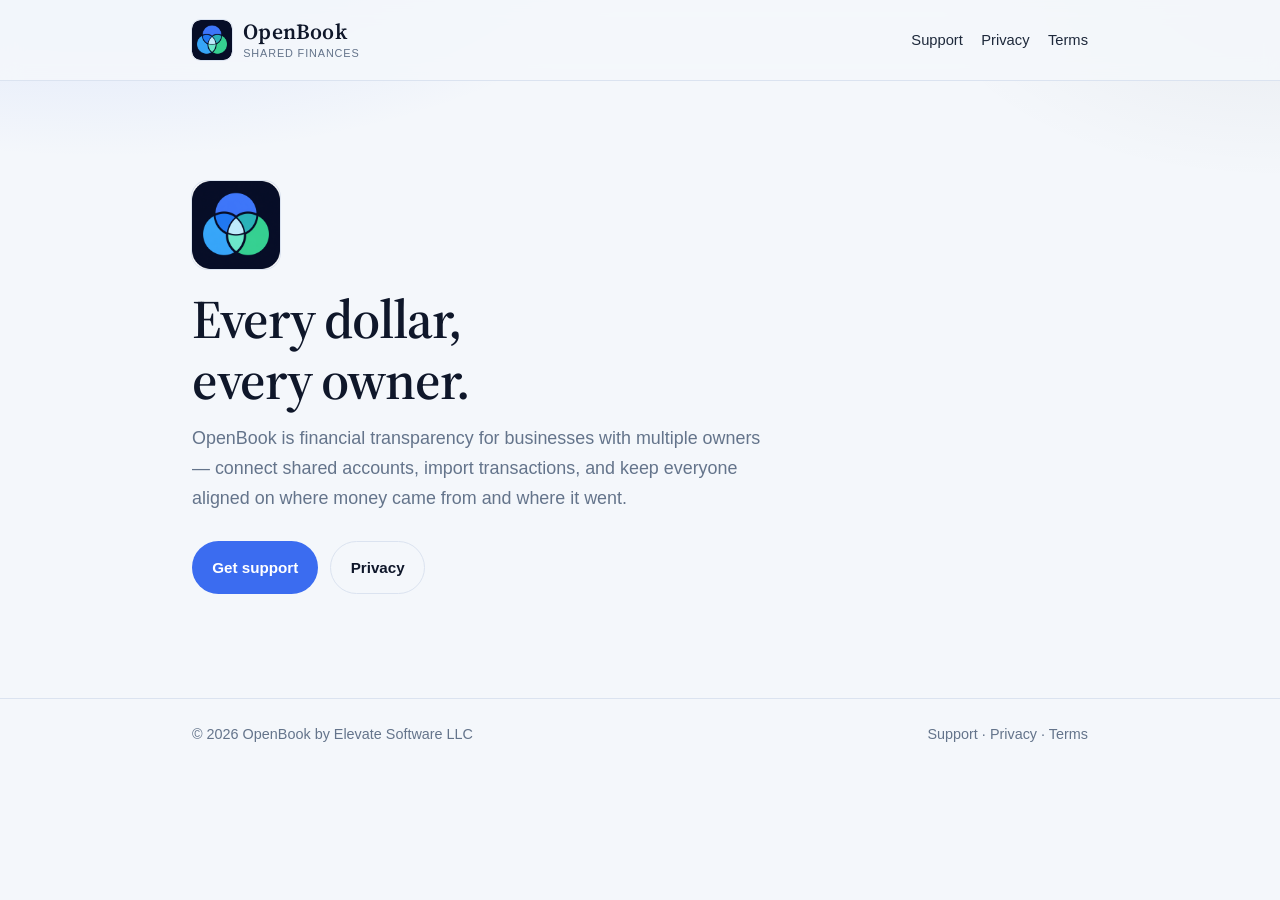
<file: index.html>
<!DOCTYPE html>
<html lang="en">
  <head>
    <meta charset="utf-8" />
    <meta name="viewport" content="width=device-width, initial-scale=1" />
    <title>OpenBook — Financial transparency for co-owners</title>
    <meta
      name="description"
      content="OpenBook helps multi-owner businesses see where every dollar came from and where it went."
    />
    <link rel="preconnect" href="https://fonts.googleapis.com" />
    <link rel="preconnect" href="https://fonts.gstatic.com" crossorigin />
    <link
      href="https://fonts.googleapis.com/css2?family=Source+Serif+4:opsz,wght@8..60,600&display=swap"
      rel="stylesheet"
    />
    <link rel="icon" href="/assets/favicon.png" type="image/png" />
    <link rel="apple-touch-icon" href="/assets/apple-touch-icon.png" />
    <link rel="stylesheet" href="/assets/styles.css" />
  </head>
  <body>
    <header class="site-header">
      <div class="wrap">
        <a class="brand" href="/">
          <img
            class="brand-mark"
            src="/assets/logo.png"
            alt=""
            width="40"
            height="40"
          />
          <span class="brand-text">
            <span class="brand-name">OpenBook</span>
            <span class="brand-subtitle">Shared finances</span>
          </span>
        </a>
        <nav class="nav" aria-label="Primary">
          <a href="/support/">Support</a>
          <a href="/privacy/">Privacy</a>
          <a href="/terms/">Terms</a>
        </nav>
      </div>
    </header>

    <main>
      <div class="wrap">
        <section class="hero">
          <img
            class="hero-logo"
            src="/assets/logo.png"
            alt="OpenBook"
            width="88"
            height="88"
          />
          <h1>Every dollar,<br />every owner.</h1>
          <p>
            OpenBook is financial transparency for businesses with multiple
            owners — connect shared accounts, import transactions, and keep
            everyone aligned on where money came from and where it went.
          </p>
          <div class="cta-row">
            <a class="button button-primary" href="/support/">Get support</a>
            <a class="button button-secondary" href="/privacy/">Privacy</a>
          </div>
        </section>
      </div>
    </main>

    <footer class="site-footer">
      <div class="wrap">
        <span>© <span id="year"></span> OpenBook by Elevate Software LLC</span>
        <nav aria-label="Footer">
          <a href="/support/">Support</a>
          ·
          <a href="/privacy/">Privacy</a>
          ·
          <a href="/terms/">Terms</a>
        </nav>
      </div>
    </footer>
    <script>
      document.getElementById("year").textContent = new Date().getFullYear();
    </script>
  </body>
</html>
</file>
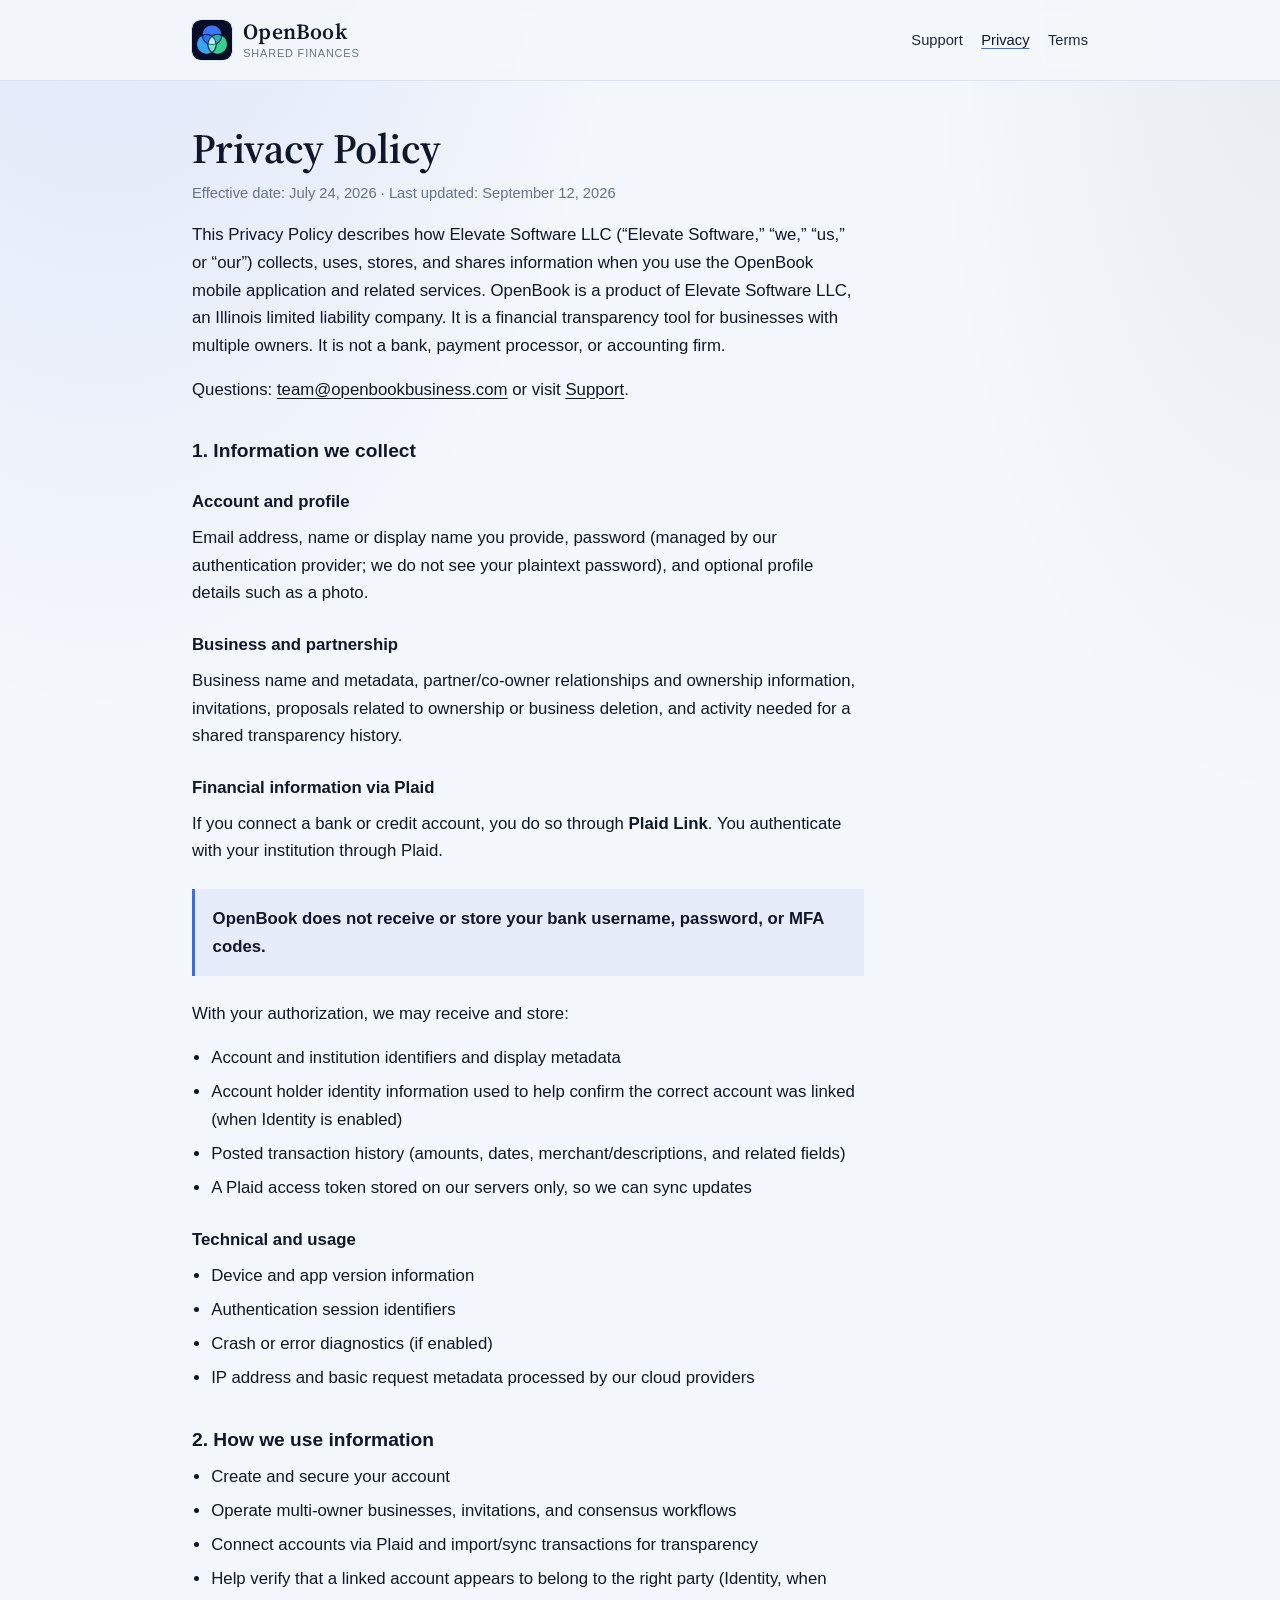
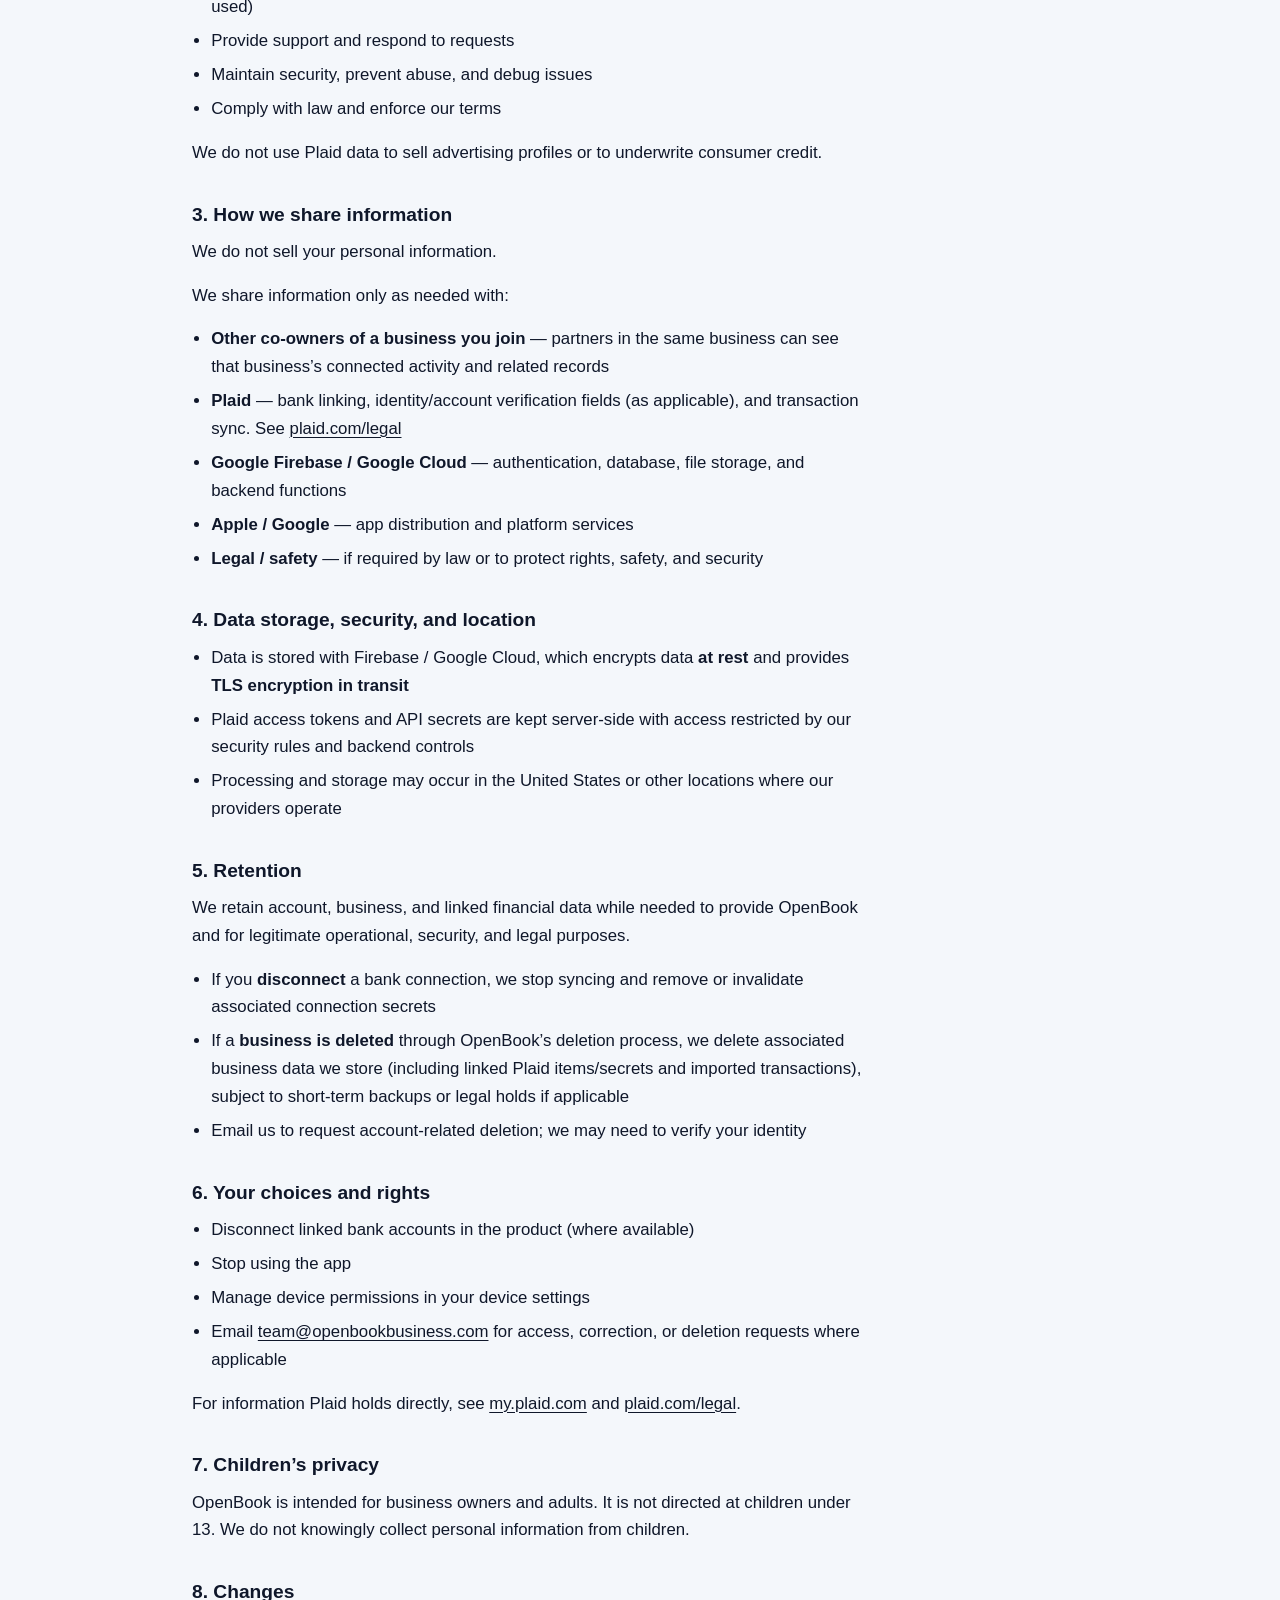
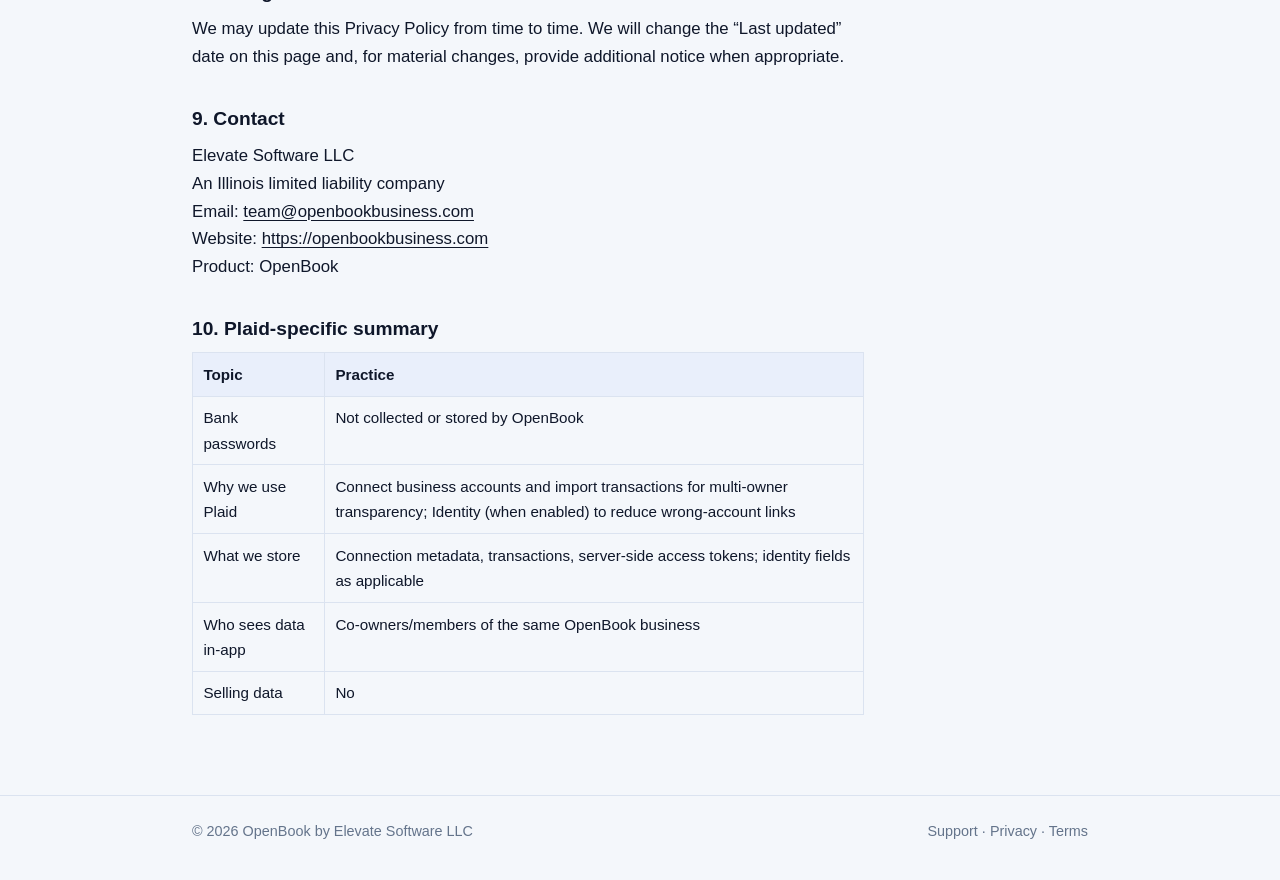
<file: privacy/index.html>
<!DOCTYPE html>
<html lang="en">
  <head>
    <meta charset="utf-8" />
    <meta name="viewport" content="width=device-width, initial-scale=1" />
    <title>Privacy Policy — OpenBook</title>
    <meta
      name="description"
      content="Privacy Policy for the OpenBook multi-owner financial transparency app."
    />
    <link rel="preconnect" href="https://fonts.googleapis.com" />
    <link rel="preconnect" href="https://fonts.gstatic.com" crossorigin />
    <link
      href="https://fonts.googleapis.com/css2?family=Source+Serif+4:opsz,wght@8..60,600&display=swap"
      rel="stylesheet"
    />
    <link rel="icon" href="/assets/favicon.png" type="image/png" />
    <link rel="apple-touch-icon" href="/assets/apple-touch-icon.png" />
    <link rel="stylesheet" href="/assets/styles.css" />
  </head>
  <body>
    <header class="site-header">
      <div class="wrap">
        <a class="brand" href="/">
          <img
            class="brand-mark"
            src="/assets/logo.png"
            alt=""
            width="40"
            height="40"
          />
          <span class="brand-text">
            <span class="brand-name">OpenBook</span>
            <span class="brand-subtitle">Shared finances</span>
          </span>
        </a>
        <nav class="nav" aria-label="Primary">
          <a href="/support/">Support</a>
          <a href="/privacy/" aria-current="page">Privacy</a>
          <a href="/terms/">Terms</a>
        </nav>
      </div>
    </header>

    <main>
      <div class="wrap">
        <article class="prose">
          <h1>Privacy Policy</h1>
          <p class="meta">
            Effective date: July 24, 2026 · Last updated: September 12, 2026
          </p>

          <p>
            This Privacy Policy describes how Elevate Software LLC (“Elevate
            Software,” “we,” “us,” or “our”) collects, uses, stores, and shares
            information when you use the OpenBook mobile application and related
            services. OpenBook is a product of Elevate Software LLC, an Illinois
            limited liability company. It is a financial transparency tool for
            businesses with multiple owners. It is not a bank, payment
            processor, or accounting firm.
          </p>
          <p>
            Questions:
            <a href="mailto:team@openbookbusiness.com"
              >team@openbookbusiness.com</a
            >
            or visit
            <a href="/support/">Support</a>.
          </p>

          <h2>1. Information we collect</h2>

          <h3>Account and profile</h3>
          <p>
            Email address, name or display name you provide, password (managed
            by our authentication provider; we do not see your plaintext
            password), and optional profile details such as a photo.
          </p>

          <h3>Business and partnership</h3>
          <p>
            Business name and metadata, partner/co-owner relationships and
            ownership information, invitations, proposals related to ownership
            or business deletion, and activity needed for a shared transparency
            history.
          </p>

          <h3>Financial information via Plaid</h3>
          <p>
            If you connect a bank or credit account, you do so through
            <strong>Plaid Link</strong>. You authenticate with your institution
            through Plaid.
          </p>
          <div class="note">
            <strong>OpenBook does not receive or store your bank username,
            password, or MFA codes.</strong>
          </div>
          <p>With your authorization, we may receive and store:</p>
          <ul>
            <li>Account and institution identifiers and display metadata</li>
            <li>
              Account holder identity information used to help confirm the
              correct account was linked (when Identity is enabled)
            </li>
            <li>
              Posted transaction history (amounts, dates, merchant/descriptions,
              and related fields)
            </li>
            <li>
              A Plaid access token stored on our servers only, so we can sync
              updates
            </li>
          </ul>

          <h3>Technical and usage</h3>
          <ul>
            <li>Device and app version information</li>
            <li>Authentication session identifiers</li>
            <li>Crash or error diagnostics (if enabled)</li>
            <li>
              IP address and basic request metadata processed by our cloud
              providers
            </li>
          </ul>

          <h2>2. How we use information</h2>
          <ul>
            <li>Create and secure your account</li>
            <li>
              Operate multi-owner businesses, invitations, and consensus
              workflows
            </li>
            <li>
              Connect accounts via Plaid and import/sync transactions for
              transparency
            </li>
            <li>
              Help verify that a linked account appears to belong to the right
              party (Identity, when used)
            </li>
            <li>Provide support and respond to requests</li>
            <li>Maintain security, prevent abuse, and debug issues</li>
            <li>Comply with law and enforce our terms</li>
          </ul>
          <p>
            We do not use Plaid data to sell advertising profiles or to
            underwrite consumer credit.
          </p>

          <h2>3. How we share information</h2>
          <p>We do not sell your personal information.</p>
          <p>We share information only as needed with:</p>
          <ul>
            <li>
              <strong>Other co-owners of a business you join</strong> — partners
              in the same business can see that business’s connected activity
              and related records
            </li>
            <li>
              <strong>Plaid</strong> — bank linking, identity/account
              verification fields (as applicable), and transaction sync. See
              <a href="https://plaid.com/legal" rel="noopener noreferrer"
                >plaid.com/legal</a
              >
            </li>
            <li>
              <strong>Google Firebase / Google Cloud</strong> — authentication,
              database, file storage, and backend functions
            </li>
            <li>
              <strong>Apple / Google</strong> — app distribution and platform
              services
            </li>
            <li>
              <strong>Legal / safety</strong> — if required by law or to protect
              rights, safety, and security
            </li>
          </ul>

          <h2>4. Data storage, security, and location</h2>
          <ul>
            <li>
              Data is stored with Firebase / Google Cloud, which encrypts data
              <strong>at rest</strong> and provides
              <strong>TLS encryption in transit</strong>
            </li>
            <li>
              Plaid access tokens and API secrets are kept server-side with
              access restricted by our security rules and backend controls
            </li>
            <li>
              Processing and storage may occur in the United States or other
              locations where our providers operate
            </li>
          </ul>

          <h2>5. Retention</h2>
          <p>
            We retain account, business, and linked financial data while needed
            to provide OpenBook and for legitimate operational, security, and
            legal purposes.
          </p>
          <ul>
            <li>
              If you <strong>disconnect</strong> a bank connection, we stop
              syncing and remove or invalidate associated connection secrets
            </li>
            <li>
              If a <strong>business is deleted</strong> through OpenBook’s
              deletion process, we delete associated business data we store
              (including linked Plaid items/secrets and imported transactions),
              subject to short-term backups or legal holds if applicable
            </li>
            <li>
              Email us to request account-related deletion; we may need to
              verify your identity
            </li>
          </ul>

          <h2>6. Your choices and rights</h2>
          <ul>
            <li>Disconnect linked bank accounts in the product (where available)</li>
            <li>Stop using the app</li>
            <li>Manage device permissions in your device settings</li>
            <li>
              Email
              <a href="mailto:team@openbookbusiness.com"
                >team@openbookbusiness.com</a
              >
              for access, correction, or deletion requests where applicable
            </li>
          </ul>
          <p>
            For information Plaid holds directly, see
            <a href="https://my.plaid.com" rel="noopener noreferrer"
              >my.plaid.com</a
            >
            and
            <a href="https://plaid.com/legal" rel="noopener noreferrer"
              >plaid.com/legal</a
            >.
          </p>

          <h2>7. Children’s privacy</h2>
          <p>
            OpenBook is intended for business owners and adults. It is not
            directed at children under 13. We do not knowingly collect personal
            information from children.
          </p>

          <h2>8. Changes</h2>
          <p>
            We may update this Privacy Policy from time to time. We will change
            the “Last updated” date on this page and, for material changes,
            provide additional notice when appropriate.
          </p>

          <h2>9. Contact</h2>
          <p>
            Elevate Software LLC<br />
            An Illinois limited liability company<br />
            Email:
            <a href="mailto:team@openbookbusiness.com"
              >team@openbookbusiness.com</a
            ><br />
            Website:
            <a href="https://openbookbusiness.com">https://openbookbusiness.com</a
            ><br />
            Product: OpenBook
          </p>

          <h2>10. Plaid-specific summary</h2>
          <table>
            <thead>
              <tr>
                <th>Topic</th>
                <th>Practice</th>
              </tr>
            </thead>
            <tbody>
              <tr>
                <td>Bank passwords</td>
                <td>Not collected or stored by OpenBook</td>
              </tr>
              <tr>
                <td>Why we use Plaid</td>
                <td>
                  Connect business accounts and import transactions for
                  multi-owner transparency; Identity (when enabled) to reduce
                  wrong-account links
                </td>
              </tr>
              <tr>
                <td>What we store</td>
                <td>
                  Connection metadata, transactions, server-side access tokens;
                  identity fields as applicable
                </td>
              </tr>
              <tr>
                <td>Who sees data in-app</td>
                <td>Co-owners/members of the same OpenBook business</td>
              </tr>
              <tr>
                <td>Selling data</td>
                <td>No</td>
              </tr>
            </tbody>
          </table>
        </article>
      </div>
    </main>

    <footer class="site-footer">
      <div class="wrap">
        <span>© <span id="year"></span> OpenBook by Elevate Software LLC</span>
        <nav aria-label="Footer">
          <a href="/support/">Support</a>
          ·
          <a href="/privacy/">Privacy</a>
          ·
          <a href="/terms/">Terms</a>
        </nav>
      </div>
    </footer>
    <script>
      document.getElementById("year").textContent = new Date().getFullYear();
    </script>
  </body>
</html>
</file>
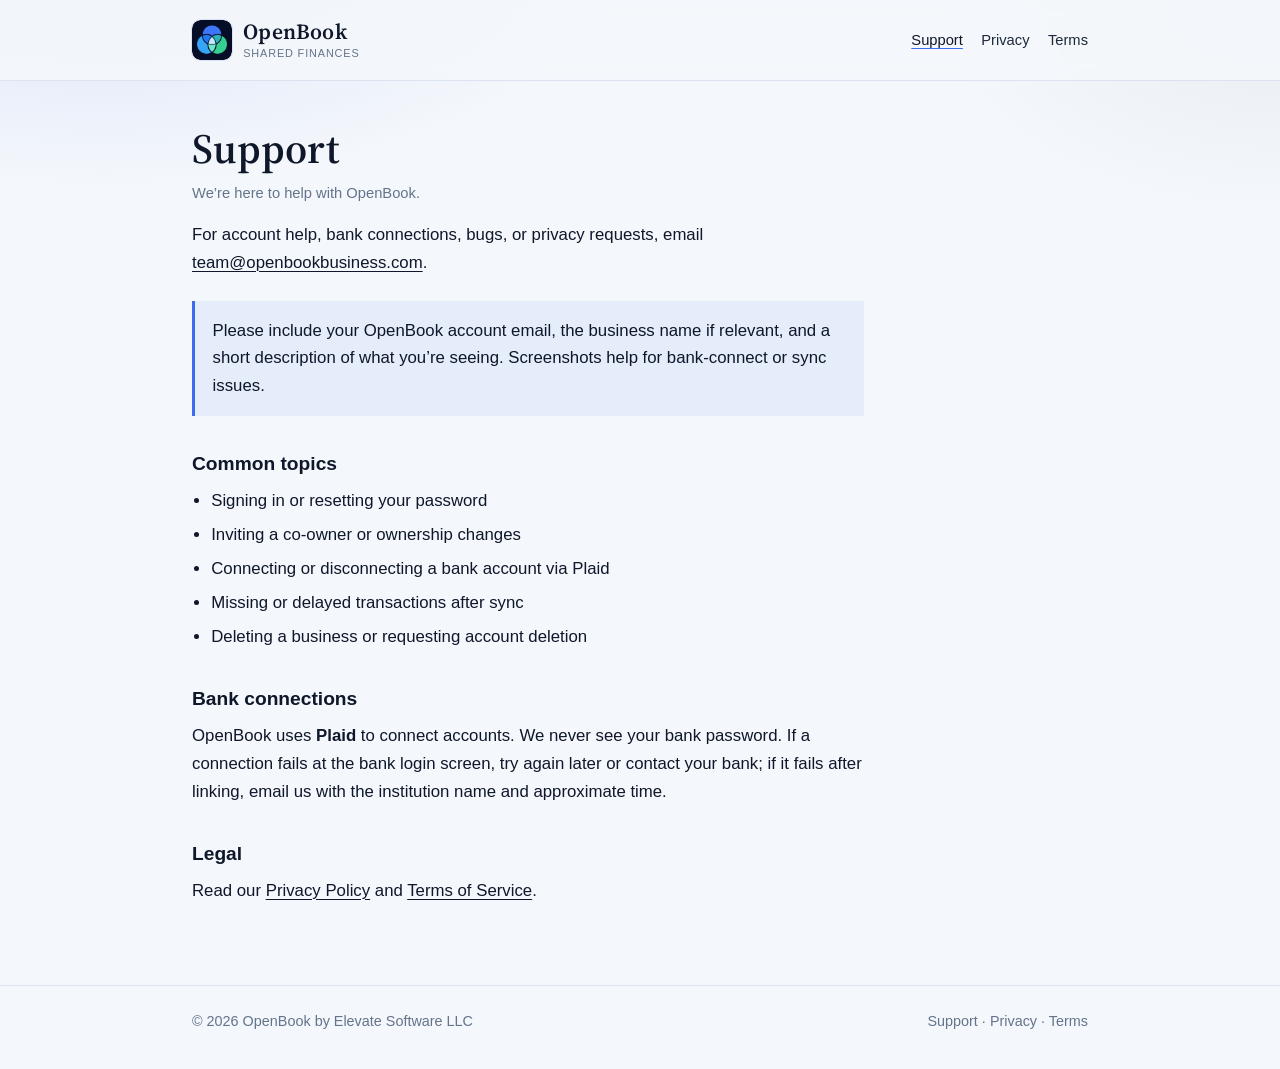
<file: support/index.html>
<!DOCTYPE html>
<html lang="en">
  <head>
    <meta charset="utf-8" />
    <meta name="viewport" content="width=device-width, initial-scale=1" />
    <title>Support — OpenBook</title>
    <meta
      name="description"
      content="Get help with the OpenBook app."
    />
    <link rel="preconnect" href="https://fonts.googleapis.com" />
    <link rel="preconnect" href="https://fonts.gstatic.com" crossorigin />
    <link
      href="https://fonts.googleapis.com/css2?family=Source+Serif+4:opsz,wght@8..60,600&display=swap"
      rel="stylesheet"
    />
    <link rel="icon" href="/assets/favicon.png" type="image/png" />
    <link rel="apple-touch-icon" href="/assets/apple-touch-icon.png" />
    <link rel="stylesheet" href="/assets/styles.css" />
  </head>
  <body>
    <header class="site-header">
      <div class="wrap">
        <a class="brand" href="/">
          <img
            class="brand-mark"
            src="/assets/logo.png"
            alt=""
            width="40"
            height="40"
          />
          <span class="brand-text">
            <span class="brand-name">OpenBook</span>
            <span class="brand-subtitle">Shared finances</span>
          </span>
        </a>
        <nav class="nav" aria-label="Primary">
          <a href="/support/" aria-current="page">Support</a>
          <a href="/privacy/">Privacy</a>
          <a href="/terms/">Terms</a>
        </nav>
      </div>
    </header>

    <main>
      <div class="wrap">
        <article class="prose">
          <h1>Support</h1>
          <p class="meta">We’re here to help with OpenBook.</p>

          <p>
            For account help, bank connections, bugs, or privacy requests, email
            <a href="mailto:team@openbookbusiness.com"
              >team@openbookbusiness.com</a
            >.
          </p>

          <div class="note">
            Please include your OpenBook account email, the business name if
            relevant, and a short description of what you’re seeing. Screenshots
            help for bank-connect or sync issues.
          </div>

          <h2>Common topics</h2>
          <ul>
            <li>Signing in or resetting your password</li>
            <li>Inviting a co-owner or ownership changes</li>
            <li>Connecting or disconnecting a bank account via Plaid</li>
            <li>Missing or delayed transactions after sync</li>
            <li>Deleting a business or requesting account deletion</li>
          </ul>

          <h2>Bank connections</h2>
          <p>
            OpenBook uses <strong>Plaid</strong> to connect accounts. We never
            see your bank password. If a connection fails at the bank login
            screen, try again later or contact your bank; if it fails after
            linking, email us with the institution name and approximate time.
          </p>

          <h2>Legal</h2>
          <p>
            Read our
            <a href="/privacy/">Privacy Policy</a>
            and
            <a href="/terms/">Terms of Service</a>.
          </p>
        </article>
      </div>
    </main>

    <footer class="site-footer">
      <div class="wrap">
        <span>© <span id="year"></span> OpenBook by Elevate Software LLC</span>
        <nav aria-label="Footer">
          <a href="/support/">Support</a>
          ·
          <a href="/privacy/">Privacy</a>
          ·
          <a href="/terms/">Terms</a>
        </nav>
      </div>
    </footer>
    <script>
      document.getElementById("year").textContent = new Date().getFullYear();
    </script>
  </body>
</html>
</file>
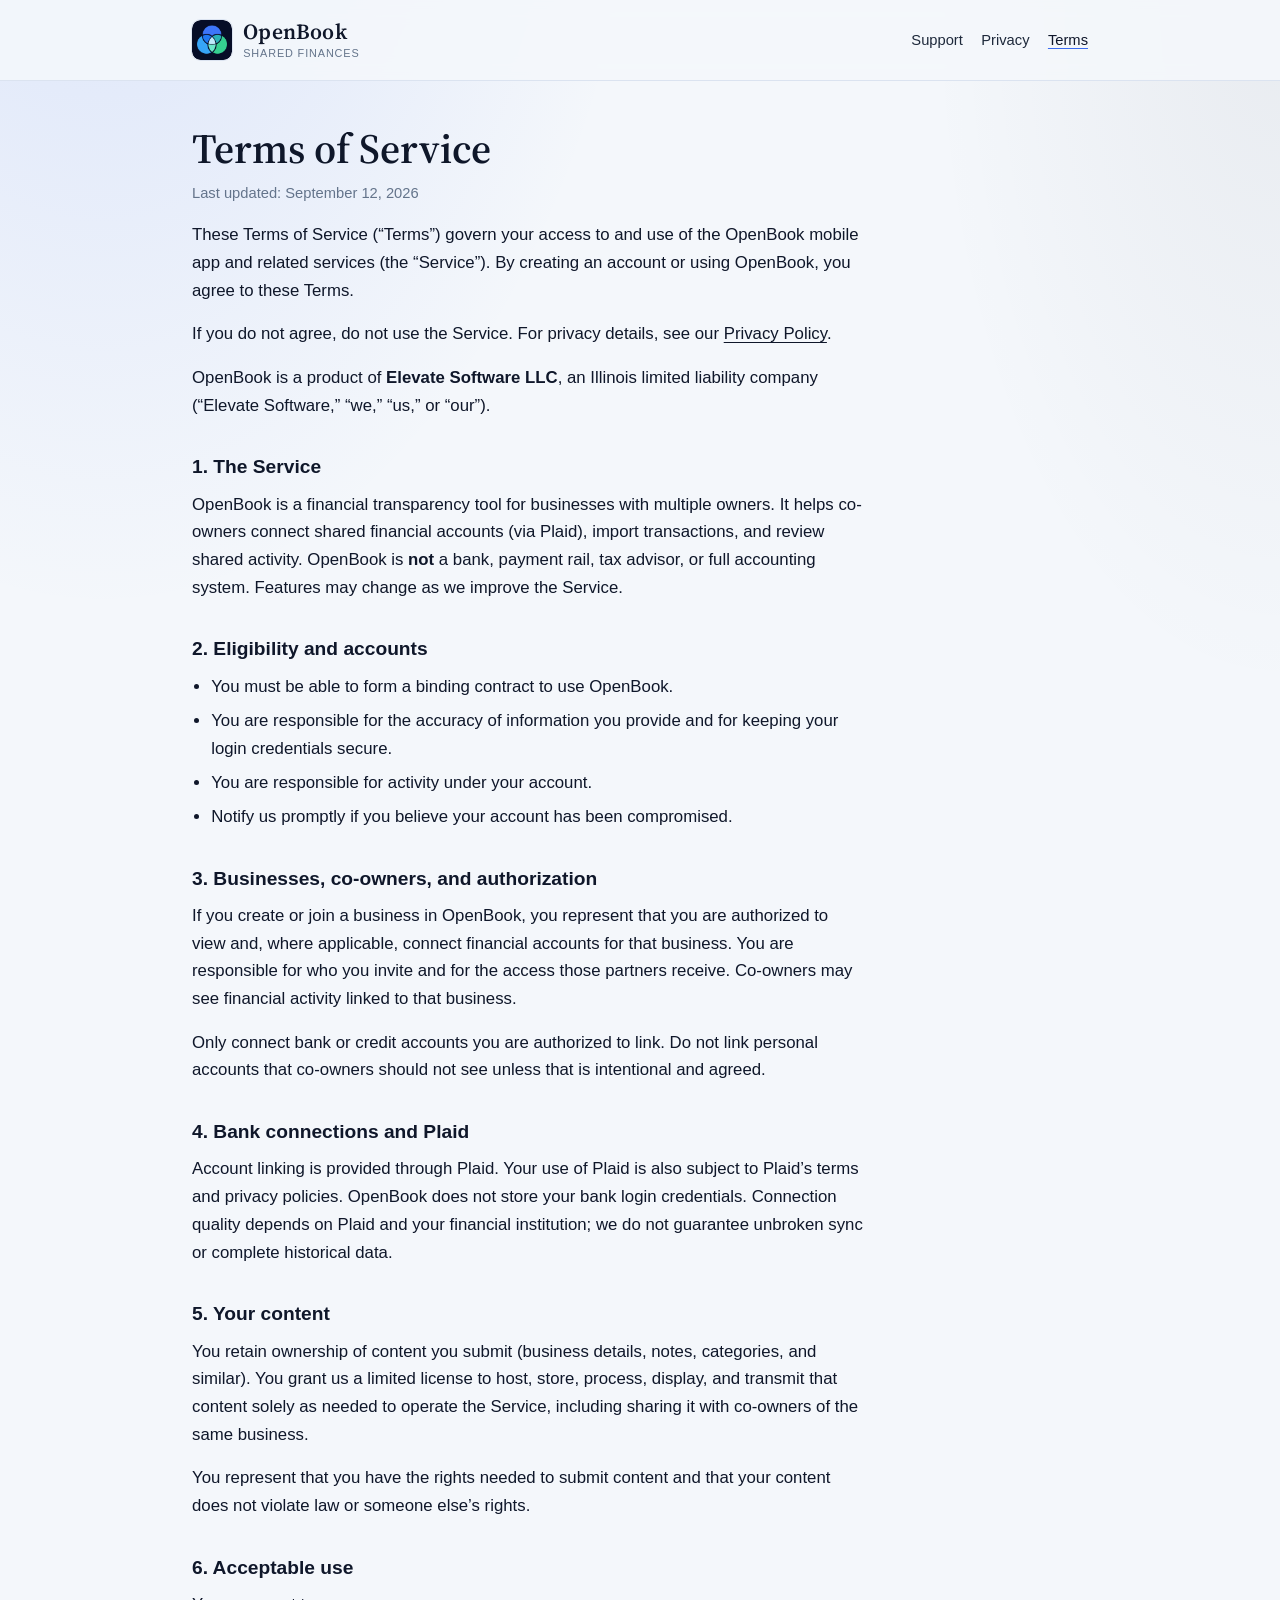
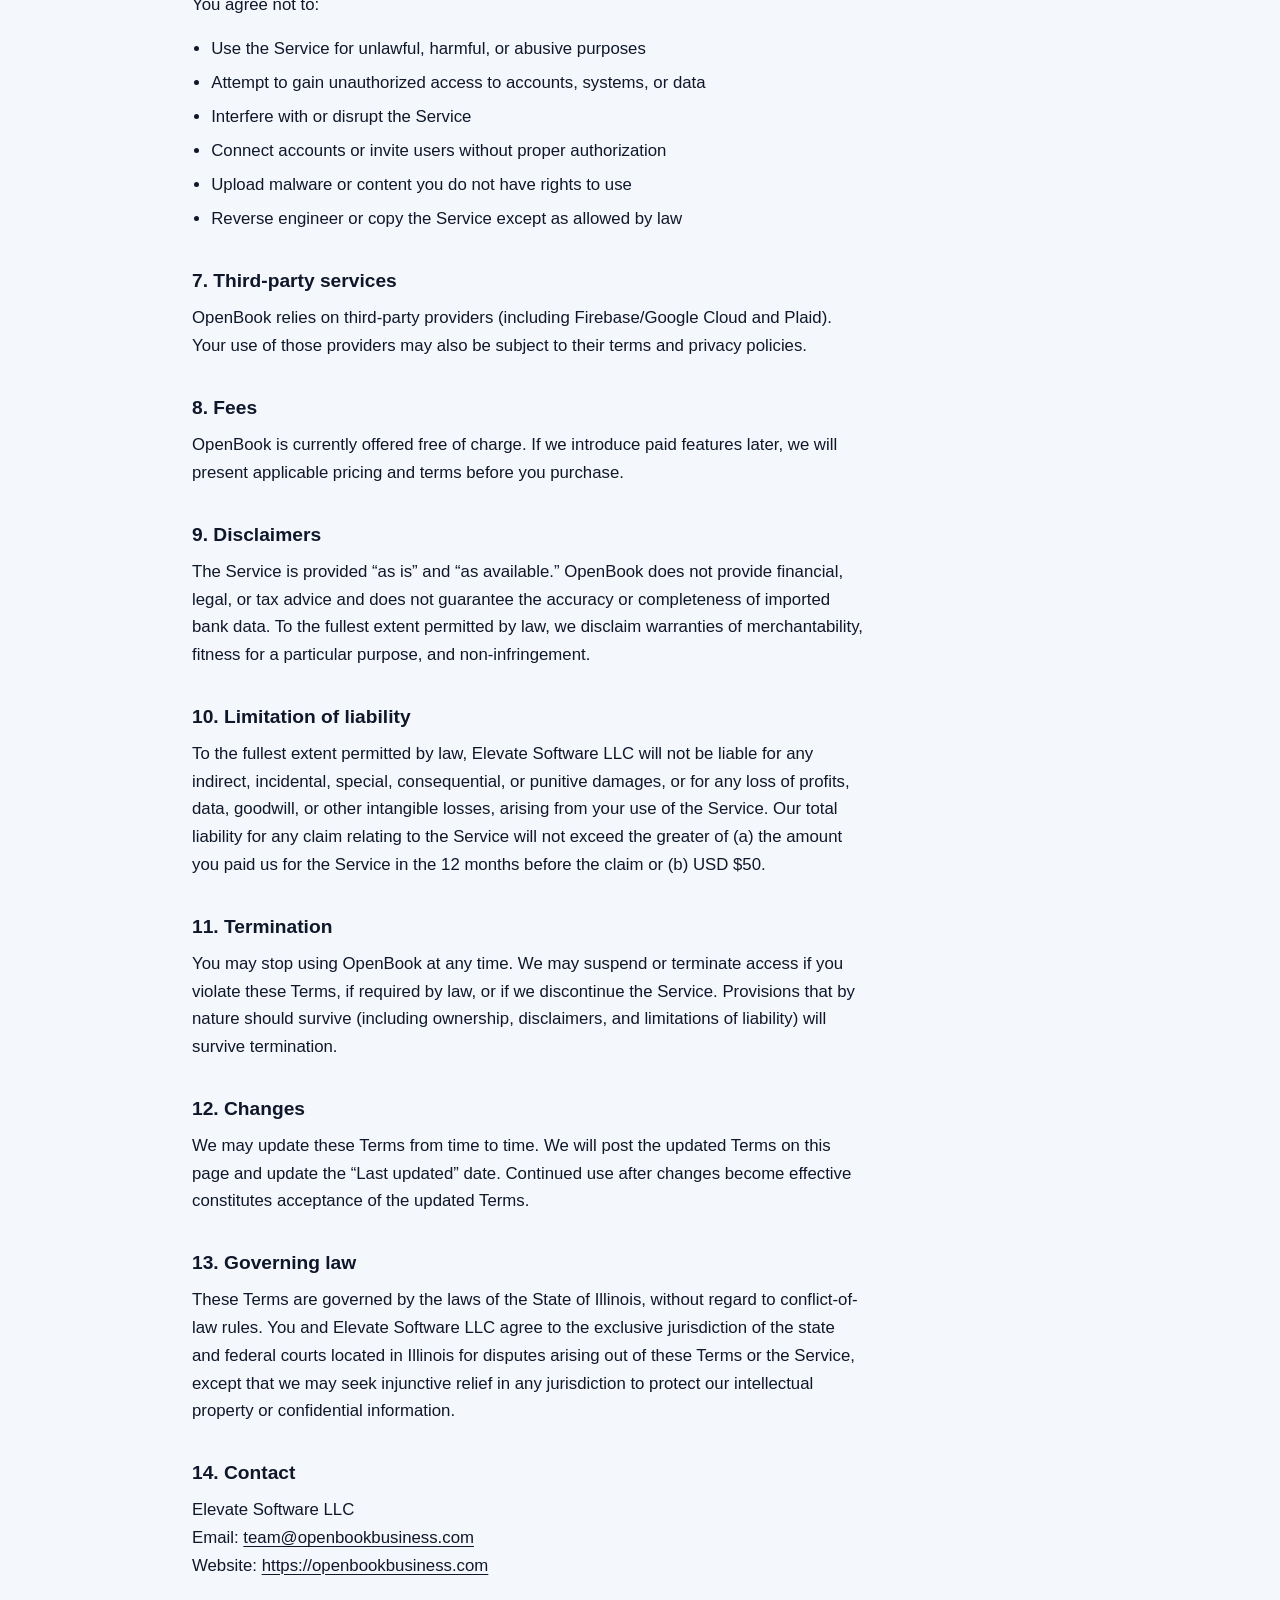
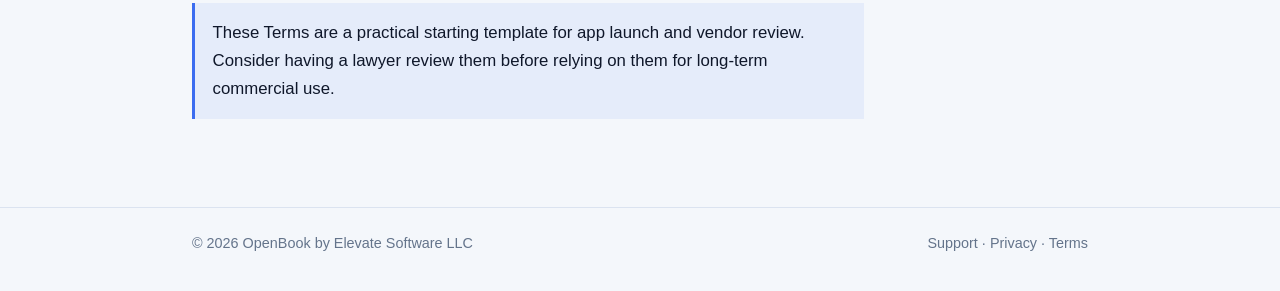
<file: terms/index.html>
<!DOCTYPE html>
<html lang="en">
  <head>
    <meta charset="utf-8" />
    <meta name="viewport" content="width=device-width, initial-scale=1" />
    <title>Terms of Service — OpenBook</title>
    <meta
      name="description"
      content="Terms of Service for the OpenBook multi-owner financial transparency app."
    />
    <link rel="preconnect" href="https://fonts.googleapis.com" />
    <link rel="preconnect" href="https://fonts.gstatic.com" crossorigin />
    <link
      href="https://fonts.googleapis.com/css2?family=Source+Serif+4:opsz,wght@8..60,600&display=swap"
      rel="stylesheet"
    />
    <link rel="icon" href="/assets/favicon.png" type="image/png" />
    <link rel="apple-touch-icon" href="/assets/apple-touch-icon.png" />
    <link rel="stylesheet" href="/assets/styles.css" />
  </head>
  <body>
    <header class="site-header">
      <div class="wrap">
        <a class="brand" href="/">
          <img
            class="brand-mark"
            src="/assets/logo.png"
            alt=""
            width="40"
            height="40"
          />
          <span class="brand-text">
            <span class="brand-name">OpenBook</span>
            <span class="brand-subtitle">Shared finances</span>
          </span>
        </a>
        <nav class="nav" aria-label="Primary">
          <a href="/support/">Support</a>
          <a href="/privacy/">Privacy</a>
          <a href="/terms/" aria-current="page">Terms</a>
        </nav>
      </div>
    </header>

    <main>
      <div class="wrap">
        <article class="prose">
          <h1>Terms of Service</h1>
          <p class="meta">Last updated: September 12, 2026</p>

          <p>
            These Terms of Service (“Terms”) govern your access to and use of the
            OpenBook mobile app and related services (the “Service”). By creating
            an account or using OpenBook, you agree to these Terms.
          </p>
          <p>
            If you do not agree, do not use the Service. For privacy details, see
            our <a href="/privacy/">Privacy Policy</a>.
          </p>
          <p>
            OpenBook is a product of
            <strong>Elevate Software LLC</strong>, an Illinois limited liability
            company (“Elevate Software,” “we,” “us,” or “our”).
          </p>

          <h2>1. The Service</h2>
          <p>
            OpenBook is a financial transparency tool for businesses with
            multiple owners. It helps co-owners connect shared financial
            accounts (via Plaid), import transactions, and review shared
            activity. OpenBook is <strong>not</strong> a bank, payment rail,
            tax advisor, or full accounting system. Features may change as we
            improve the Service.
          </p>

          <h2>2. Eligibility and accounts</h2>
          <ul>
            <li>You must be able to form a binding contract to use OpenBook.</li>
            <li>
              You are responsible for the accuracy of information you provide
              and for keeping your login credentials secure.
            </li>
            <li>You are responsible for activity under your account.</li>
            <li>
              Notify us promptly if you believe your account has been
              compromised.
            </li>
          </ul>

          <h2>3. Businesses, co-owners, and authorization</h2>
          <p>
            If you create or join a business in OpenBook, you represent that you
            are authorized to view and, where applicable, connect financial
            accounts for that business. You are responsible for who you invite
            and for the access those partners receive. Co-owners may see
            financial activity linked to that business.
          </p>
          <p>
            Only connect bank or credit accounts you are authorized to link.
            Do not link personal accounts that co-owners should not see unless
            that is intentional and agreed.
          </p>

          <h2>4. Bank connections and Plaid</h2>
          <p>
            Account linking is provided through Plaid. Your use of Plaid is also
            subject to Plaid’s terms and privacy policies. OpenBook does not
            store your bank login credentials. Connection quality depends on
            Plaid and your financial institution; we do not guarantee unbroken
            sync or complete historical data.
          </p>

          <h2>5. Your content</h2>
          <p>
            You retain ownership of content you submit (business details, notes,
            categories, and similar). You grant us a limited license to host,
            store, process, display, and transmit that content solely as needed
            to operate the Service, including sharing it with co-owners of the
            same business.
          </p>
          <p>
            You represent that you have the rights needed to submit content and
            that your content does not violate law or someone else’s rights.
          </p>

          <h2>6. Acceptable use</h2>
          <p>You agree not to:</p>
          <ul>
            <li>Use the Service for unlawful, harmful, or abusive purposes</li>
            <li>
              Attempt to gain unauthorized access to accounts, systems, or data
            </li>
            <li>Interfere with or disrupt the Service</li>
            <li>
              Connect accounts or invite users without proper authorization
            </li>
            <li>Upload malware or content you do not have rights to use</li>
            <li>
              Reverse engineer or copy the Service except as allowed by law
            </li>
          </ul>

          <h2>7. Third-party services</h2>
          <p>
            OpenBook relies on third-party providers (including Firebase/Google
            Cloud and Plaid). Your use of those providers may also be subject to
            their terms and privacy policies.
          </p>

          <h2>8. Fees</h2>
          <p>
            OpenBook is currently offered free of charge. If we introduce paid
            features later, we will present applicable pricing and terms before
            you purchase.
          </p>

          <h2>9. Disclaimers</h2>
          <p>
            The Service is provided “as is” and “as available.” OpenBook does
            not provide financial, legal, or tax advice and does not guarantee
            the accuracy or completeness of imported bank data. To the fullest
            extent permitted by law, we disclaim warranties of merchantability,
            fitness for a particular purpose, and non-infringement.
          </p>

          <h2>10. Limitation of liability</h2>
          <p>
            To the fullest extent permitted by law, Elevate Software LLC
            will not be liable for any indirect, incidental, special,
            consequential, or punitive damages, or for any loss of profits,
            data, goodwill, or other intangible losses, arising from your use of
            the Service. Our total liability for any claim relating to the
            Service will not exceed the greater of (a) the amount you paid us
            for the Service in the 12 months before the claim or (b) USD $50.
          </p>

          <h2>11. Termination</h2>
          <p>
            You may stop using OpenBook at any time. We may suspend or terminate
            access if you violate these Terms, if required by law, or if we
            discontinue the Service. Provisions that by nature should survive
            (including ownership, disclaimers, and limitations of liability)
            will survive termination.
          </p>

          <h2>12. Changes</h2>
          <p>
            We may update these Terms from time to time. We will post the
            updated Terms on this page and update the “Last updated” date.
            Continued use after changes become effective constitutes acceptance
            of the updated Terms.
          </p>

          <h2>13. Governing law</h2>
          <p>
            These Terms are governed by the laws of the State of Illinois,
            without regard to conflict-of-law rules. You and Elevate Software
            LLC agree to the exclusive jurisdiction of the state and federal
            courts located in Illinois for disputes arising out of these Terms
            or the Service, except that we may seek injunctive relief in any
            jurisdiction to protect our intellectual property or confidential
            information.
          </p>

          <h2>14. Contact</h2>
          <p>
            Elevate Software LLC<br />
            Email:
            <a href="mailto:team@openbookbusiness.com"
              >team@openbookbusiness.com</a
            ><br />
            Website:
            <a href="https://openbookbusiness.com">https://openbookbusiness.com</a>
          </p>

          <div class="note">
            These Terms are a practical starting template for app launch and
            vendor review. Consider having a lawyer review them before relying
            on them for long-term commercial use.
          </div>
        </article>
      </div>
    </main>

    <footer class="site-footer">
      <div class="wrap">
        <span>© <span id="year"></span> OpenBook by Elevate Software LLC</span>
        <nav aria-label="Footer">
          <a href="/support/">Support</a>
          ·
          <a href="/privacy/">Privacy</a>
          ·
          <a href="/terms/">Terms</a>
        </nav>
      </div>
    </footer>
    <script>
      document.getElementById("year").textContent = new Date().getFullYear();
    </script>
  </body>
</html>
</file>
<file: assets/styles.css>
:root {
  --ink: #0f172a;
  --ink-soft: #1e293b;
  --accent: #3b6cf0;
  --accent-soft: #5b86f5;
  --paper: #f4f7fb;
  --muted: #64748b;
  --line: #dbe3f0;
  --white: #ffffff;
  --max: 42rem;
}

*,
*::before,
*::after {
  box-sizing: border-box;
}

html {
  scroll-behavior: smooth;
}

body {
  margin: 0;
  min-height: 100vh;
  font-family: -apple-system, BlinkMacSystemFont, "Segoe UI", Roboto, Helvetica, Arial, sans-serif;
  font-size: 1.05rem;
  line-height: 1.65;
  color: var(--ink);
  background:
    radial-gradient(ellipse 80% 50% at 8% -10%, rgba(59, 108, 240, 0.16), transparent 55%),
    radial-gradient(ellipse 55% 40% at 100% 0%, rgba(15, 23, 42, 0.05), transparent 50%),
    var(--paper);
}

a {
  color: var(--ink);
  text-decoration-thickness: 1px;
  text-underline-offset: 0.18em;
}

a:hover {
  color: var(--accent);
}

.wrap {
  width: min(100% - 2.5rem, 56rem);
  margin: 0 auto;
}

.site-header {
  padding: 1.25rem 0;
  border-bottom: 1px solid var(--line);
  background: rgba(244, 247, 251, 0.88);
  backdrop-filter: blur(10px);
  position: sticky;
  top: 0;
  z-index: 10;
}

.site-header .wrap {
  display: flex;
  align-items: center;
  justify-content: space-between;
  gap: 1rem;
}

.brand {
  display: inline-flex;
  align-items: center;
  gap: 0.7rem;
  color: var(--ink);
  text-decoration: none;
}

.brand-mark {
  width: 2.5rem;
  height: 2.5rem;
  border-radius: 0.55rem;
  object-fit: contain;
  background: var(--white);
  box-shadow: 0 0 0 1px var(--line);
  flex-shrink: 0;
}

.brand-text {
  display: flex;
  flex-direction: column;
  line-height: 1.15;
}

.brand-name {
  font-family: "Source Serif 4", Georgia, "Times New Roman", serif;
  font-size: 1.35rem;
  font-weight: 600;
  letter-spacing: 0.01em;
}

.brand-subtitle {
  margin-top: 0.15rem;
  font-size: 0.68rem;
  font-weight: 500;
  letter-spacing: 0.08em;
  text-transform: uppercase;
  color: var(--muted);
}

.hero-logo {
  display: block;
  width: 5.5rem;
  height: 5.5rem;
  margin: 0 0 1.25rem;
  border-radius: 1rem;
  object-fit: contain;
  background: var(--white);
  box-shadow: 0 0 0 1px var(--line);
}

.nav {
  display: flex;
  flex-wrap: wrap;
  gap: 0.9rem 1.15rem;
  font-size: 0.92rem;
}

.nav a {
  text-decoration: none;
  color: var(--ink-soft);
}

.nav a:hover,
.nav a[aria-current="page"] {
  color: var(--ink);
  text-decoration: underline;
  text-decoration-color: var(--accent);
}

main {
  padding: 2.75rem 0 4rem;
}

.hero {
  padding: 3.5rem 0 2.5rem;
  max-width: 36rem;
}

.hero h1 {
  margin: 0 0 0.85rem;
  font-family: "Source Serif 4", Georgia, "Times New Roman", serif;
  font-size: clamp(2.4rem, 5vw, 3.4rem);
  font-weight: 600;
  line-height: 1.12;
  letter-spacing: -0.02em;
}

.hero p {
  margin: 0 0 1.75rem;
  color: var(--muted);
  font-size: 1.12rem;
}

.cta-row {
  display: flex;
  flex-wrap: wrap;
  gap: 0.75rem;
}

.button {
  display: inline-flex;
  align-items: center;
  justify-content: center;
  padding: 0.8rem 1.2rem;
  border-radius: 999px;
  border: 1px solid transparent;
  font-size: 0.95rem;
  font-weight: 600;
  text-decoration: none;
  transition: background 0.15s ease, color 0.15s ease, border-color 0.15s ease;
}

.button-primary {
  background: var(--accent);
  color: var(--white);
}

.button-primary:hover {
  background: var(--accent-soft);
  color: var(--white);
}

.button-secondary {
  background: transparent;
  border-color: var(--line);
  color: var(--ink);
}

.button-secondary:hover {
  border-color: var(--accent);
  color: var(--ink);
}

.prose {
  max-width: var(--max);
}

.prose h1 {
  margin: 0 0 0.5rem;
  font-family: "Source Serif 4", Georgia, "Times New Roman", serif;
  font-size: clamp(2rem, 4vw, 2.6rem);
  font-weight: 600;
  line-height: 1.15;
}

.meta {
  margin: 0 0 2rem;
  color: var(--muted);
  font-size: 0.92rem;
}

.prose h2 {
  margin: 2.25rem 0 0.65rem;
  font-size: 1.2rem;
  line-height: 1.3;
}

.prose h3 {
  margin: 1.5rem 0 0.5rem;
  font-size: 1.05rem;
}

.prose p,
.prose ul,
.prose table {
  margin: 0 0 1rem;
}

.prose ul {
  padding-left: 1.2rem;
}

.prose li {
  margin-bottom: 0.4rem;
}

.prose table {
  width: 100%;
  border-collapse: collapse;
  font-size: 0.95rem;
}

.prose th,
.prose td {
  border: 1px solid var(--line);
  padding: 0.55rem 0.65rem;
  text-align: left;
  vertical-align: top;
}

.prose th {
  background: rgba(59, 108, 240, 0.06);
}

.note {
  margin: 1.5rem 0;
  padding: 1rem 1.1rem;
  border-left: 3px solid var(--accent);
  background: rgba(59, 108, 240, 0.08);
}

.site-footer {
  border-top: 1px solid var(--line);
  padding: 1.5rem 0 2.25rem;
  color: var(--muted);
  font-size: 0.9rem;
}

.site-footer .wrap {
  display: flex;
  flex-wrap: wrap;
  gap: 0.75rem 1.25rem;
  justify-content: space-between;
}

.site-footer a {
  color: var(--muted);
  text-decoration: none;
}

.site-footer a:hover {
  color: var(--ink);
}

@media (max-width: 640px) {
  .site-header .wrap {
    align-items: flex-start;
    flex-direction: column;
  }

  .nav {
    gap: 0.7rem 1rem;
  }
}
</file>
